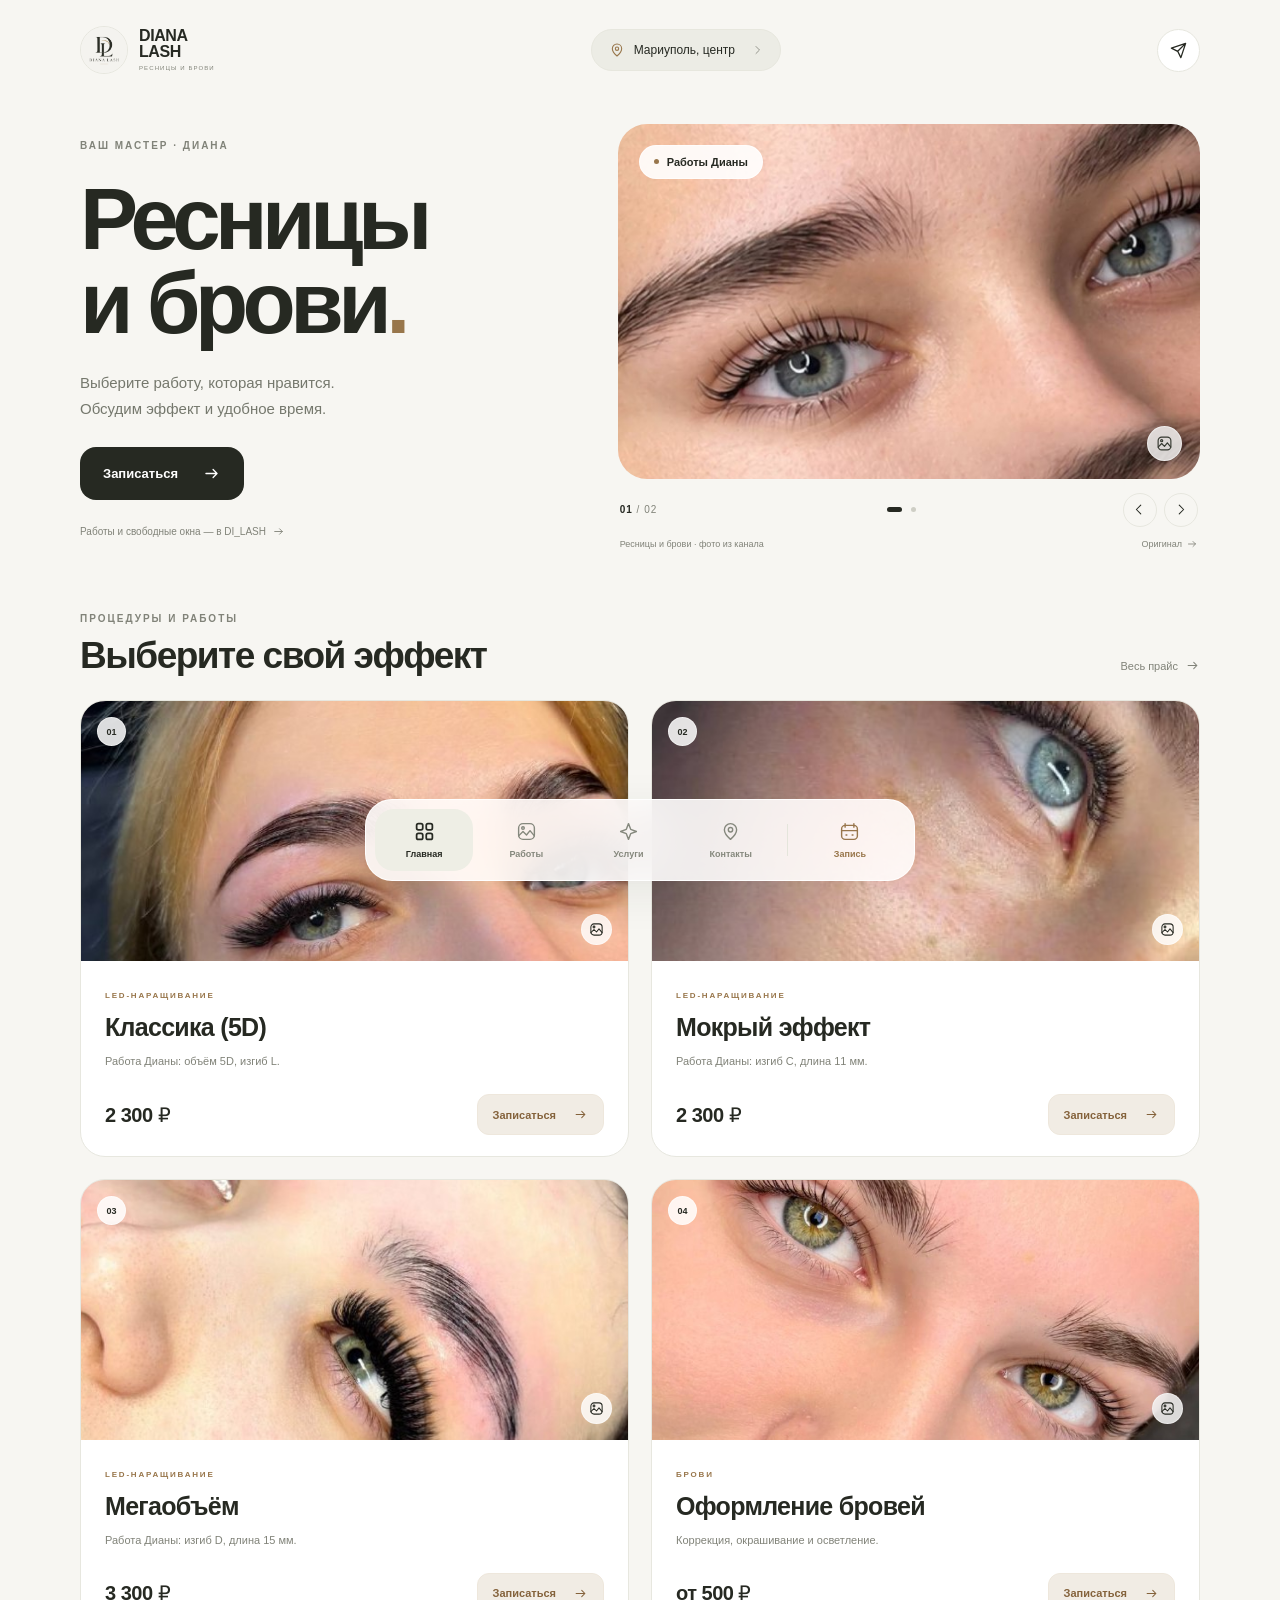
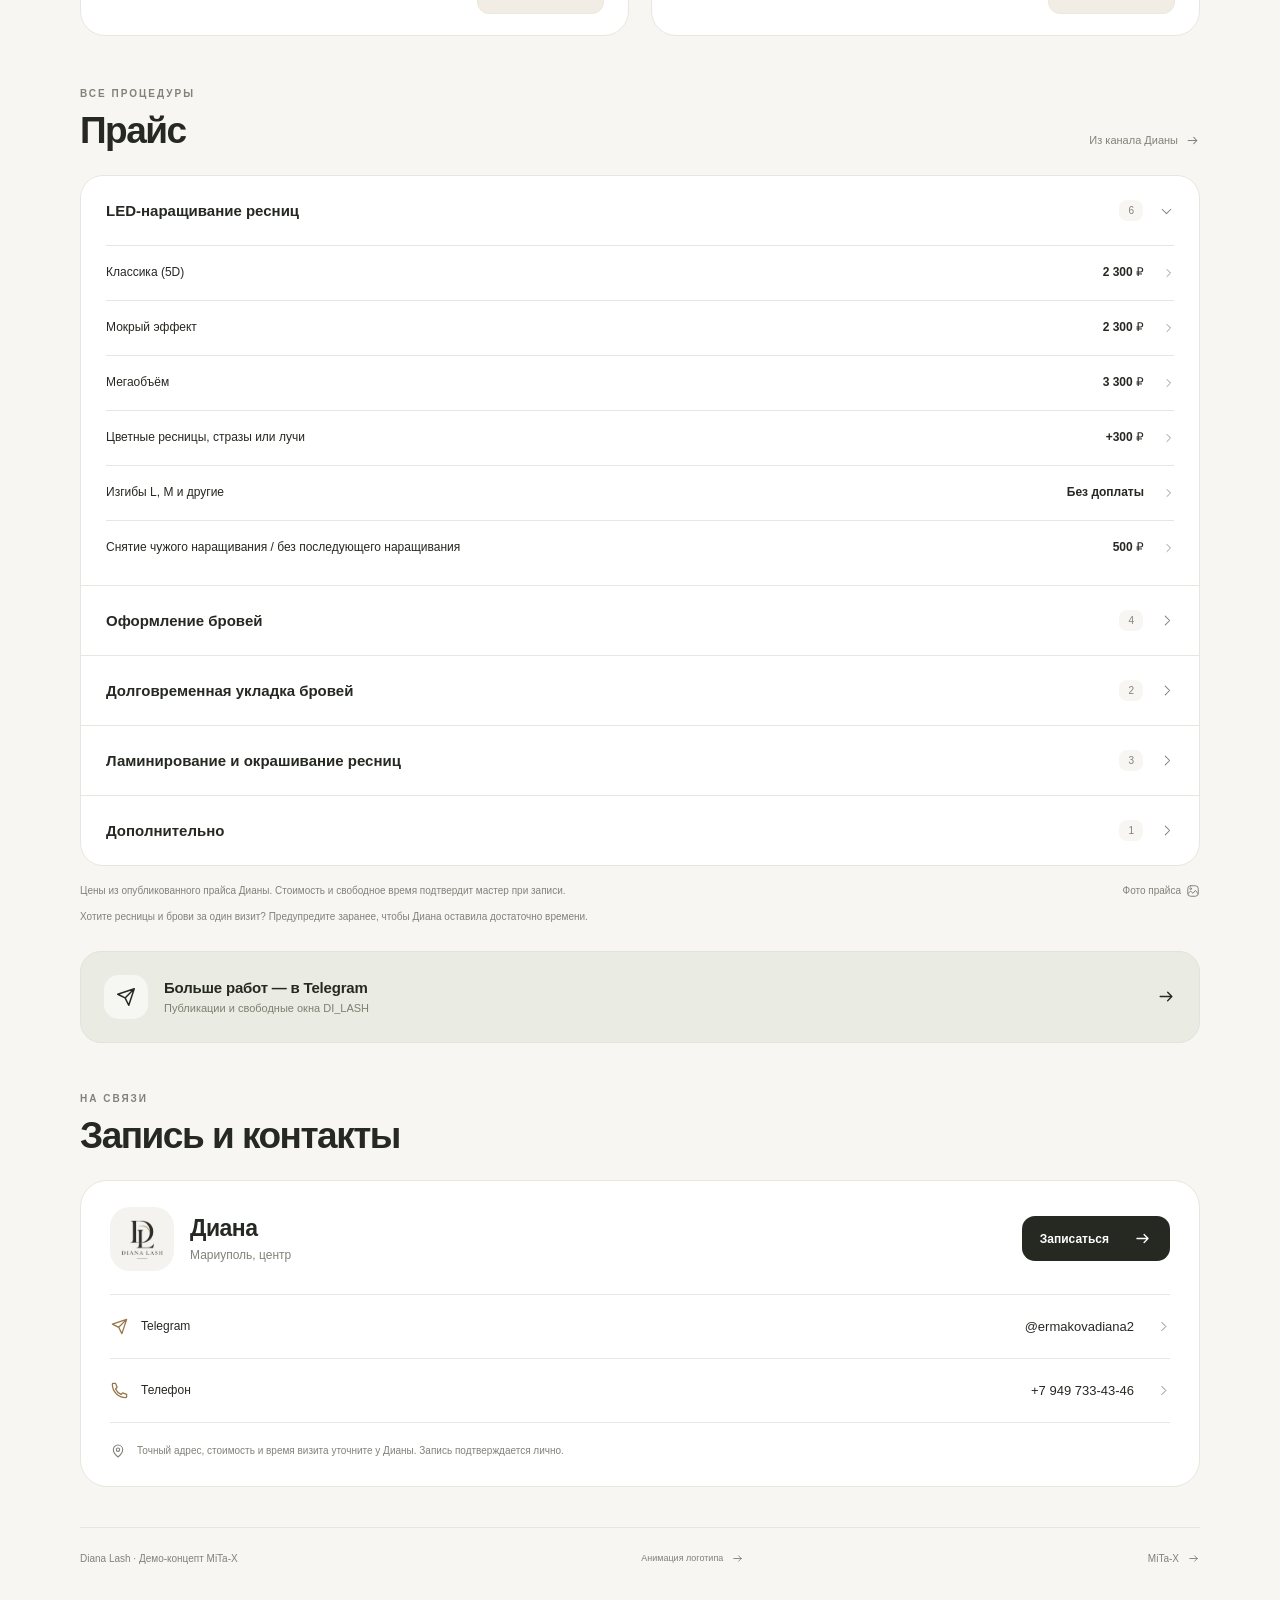
<file: index.html>
<!doctype html><html lang="ru"><head><meta charset="UTF-8"><meta name="viewport" content="width=device-width,initial-scale=1,viewport-fit=cover"><meta name="theme-color" content="#f7f6f2"><meta name="description" content="Диана — ресницы и брови в Мариуполе, центр. Фото работ из DI_LASH, услуги и запись в Telegram."><title>Diana Lash — ресницы и брови</title><link rel="icon" href="assets/avatar.png" type="image/png"><link rel="apple-touch-icon" href="assets/avatar.png"><link rel="stylesheet" href="style.css?v=logo-vector-2"><link rel="preload" as="image" href="assets/avatar.png"><script>try{if(!matchMedia('(prefers-reduced-motion: reduce)').matches){document.documentElement.classList.add('logo-intro');window.__logoIntroFallback=setTimeout(function(){document.documentElement.classList.remove('logo-intro');},8000);}}catch{}</script></head><body><div class="brand-preloader" id="brand-preloader" aria-hidden="true"><svg class="animated-logo" xmlns="http://www.w3.org/2000/svg" viewBox="180 220 900 830" fill="none" role="img" aria-labelledby="intro-logo-title">
<title id="intro-logo-title">Diana Lash</title>
<g class="logo-part logo-d" fill="#262922"><path fill-rule="evenodd" d="M398 272H582C746 272 848 348 848 487C848 626 765 697 620 697H389V695C437 692 450 673 450 625V340C450 295 434 279 398 274ZM510 279V689L585 692C710 697 779 623 779 491C779 353 705 279 581 279Z"/></g>
<g class="logo-part logo-l" fill="#262922"><path d="M526 448H663V450C632 453 621 466 621 503V695H568V503C568 466 559 454 526 450ZM568 703H621V790H705C793 790 837 765 860 703H862L842 800H512V798C559 793 568 769 568 724Z"/></g>
<g class="logo-part logo-arc" fill="#aa8b53"><path d="M534 391C615 353 690 359 735 399C767 428 777 465 776 514C765 447 730 409 686 389C631 368 578 377 534 391Z"/></g>
<g class="logo-part logo-name" fill="#262922"><path d="M292.8028896537416 897.796875Q292.8028896537416 884.076171875 284.7939352913327 876.99609375Q276.7849809289237 869.916015625 261.930088679175 869.916015625H252.41449933769903V926.41015625Q258.7582255653497 926.80078125 267.48084912836936 926.80078125Q280.4854878950532 926.80078125 286.64418877439743 919.720703125Q292.8028896537416 912.640625 292.8028896537416 897.796875ZM265.31340933392204 865.521484375Q284.9260962544087 865.521484375 294.3888212106543 873.6025390625Q303.8515461668999 881.68359375 303.8515461668999 897.89453125Q303.8515461668999 914.30078125 294.73243971465206 922.748046875Q285.6133332624042 931.1953125 267.48084912836936 931.1953125L242.21167298822755 931.0H233.1189987285949V928.412109375L242.21167298822755 927.09375V869.37890625L233.1189987285949 868.109375V865.521484375Z M346.49830301998605 927.09375 355.5909772796187 928.412109375V931.0H327.2556667961124V928.412109375L336.348341055745 927.09375V869.37890625L327.2556667961124 868.109375V865.521484375H355.5909772796187V868.109375L346.49830301998605 869.37890625Z M398.9249711407004 928.412109375V931.0H375.6117772540842V928.412109375L383.6471638091084 927.09375L407.80618785941135 864.984375H417.85042105319155L442.9610040376421 927.09375L451.9479495268139 928.412109375V931.0H421.9738431011645V928.412109375L431.4894324426405 927.09375L424.4584692069943 908.197265625H396.5460738053314L389.40938179922443 927.09375ZM410.29081396524117 872.015625 398.13200536224406 903.802734375H422.81967326485125Z M528.9565567796745 869.37890625 519.4409674381985 868.109375V865.521484375H543.5999914885015V868.109375L534.5073172288689 869.37890625V931.0H529.3794718615179L485.66062527595875 872.11328125V927.09375L495.17621461743477 928.412109375V931.0H471.0171905671318V928.412109375L480.1098648267644 927.09375V869.37890625L471.0171905671318 868.109375V865.521484375H492.4801309706832L528.9565567796745 914.0078125Z M585.6123757188227 928.412109375V931.0H562.2991818322065V928.412109375L570.3345683872307 927.09375L594.4935924375336 864.984375H604.5378256313138L629.6484086157644 927.09375L638.6353541049361 928.412109375V931.0H608.6612476792867V928.412109375L618.1768370207627 927.09375L611.1458737851166 908.197265625H583.2334783834536L576.0967863773467 927.09375ZM596.9782185433635 872.015625 584.8194099403663 903.802734375H609.5070778429736Z M730.1668652682985 868.109375 719.2239375256011 869.37890625V926.80078125H733.1801352264325Q744.4402492805125 926.80078125 749.7266878035547 925.82421875L753.0042796878408 912.201171875H756.4404647278184L755.4889057936707 931.0H699.9284369164969V928.412109375L709.0211111761296 927.09375V869.37890625L699.9284369164969 868.109375V865.521484375H730.1668652682985Z M802.4705422356516 928.412109375V931.0H779.1573483490354V928.412109375L787.1927349040595 927.09375L811.3517589543625 864.984375H821.3959921481427L846.5065751325933 927.09375L855.493520621765 928.412109375V931.0H825.5194141961156V928.412109375L835.0350035375916 927.09375L828.0040403019455 908.197265625H800.0916449002825L792.9549528941756 927.09375ZM813.8363850601924 872.015625 801.6775764571952 903.802734375H826.3652443598024Z M878.7919124805168 913.373046875H882.2280975204942L884.078351003559 922.2109375Q886.0343332570847 924.505859375 890.8185601204378 926.263671875Q895.602786983791 928.021484375 900.2548528840682 928.021484375Q907.6558668163273 928.021484375 911.8057210569154 924.5302734375Q915.9555752975036 921.0390625 915.9555752975036 914.88671875Q915.9555752975036 911.37109375 914.3432115479757 909.076171875Q912.7308477984478 906.78125 910.114060729542 905.1943359375Q907.497273660636 903.607421875 904.1668173911194 902.5087890625Q900.8363611216029 901.41015625 897.3208795037798 900.287109375Q893.8053978859567 899.1640625 890.4749416164401 897.796875Q887.1444853469235 896.4296875 884.5276982780176 894.330078125Q881.9109112091116 892.23046875 880.2985474595838 889.1298828125Q878.686183710056 886.029296875 878.686183710056 881.48828125Q878.686183710056 873.67578125 885.0299099377066 869.232421875Q891.3736361653573 864.7890625 902.6337502194372 864.7890625Q911.1977806267656 864.7890625 921.2420138205458 866.888671875V880.51171875H917.8058287805684L915.9555752975036 872.50390625Q910.5634080040005 868.890625 902.6337502194372 868.890625Q895.5499225985606 868.890625 891.5586615136638 871.5517578125Q887.5674004287669 874.212890625 887.5674004287669 878.900390625Q887.5674004287669 882.07421875 889.1797641782948 884.173828125Q890.7921279278227 886.2734375 893.4089149967285 887.7626953125Q896.0257020656344 889.251953125 899.3825905277663 890.326171875Q902.7394789898981 891.400390625 906.2549606077212 892.5478515625Q909.7704422255442 893.6953125 913.127330687676 895.1357421875Q916.4842191498078 896.576171875 919.1010062187138 898.7978515625Q921.7177932876197 901.01953125 923.3301570371475 904.2177734375Q924.9425207866753 907.416015625 924.9425207866753 912.103515625Q924.9425207866753 921.576171875 918.6516589442551 926.7763671875Q912.3607971018349 931.9765625 900.5191748102203 931.9765625Q894.8098212053347 931.9765625 889.0476032152187 931.048828125Q883.2853852251027 930.12109375 878.7919124805168 928.509765625Z M949.9325729728005 931.0V928.412109375L959.0252472324331 927.09375V869.37890625L949.9325729728005 868.109375V865.521484375H978.3207478415372V868.109375L969.2280735819046 869.37890625V895.111328125H1002.585500662301V869.37890625L993.4928264026685 868.109375V865.521484375H1021.8281368861748V868.109375L1012.7354626265421 869.37890625V927.09375L1021.8281368861748 928.412109375V931.0H993.4928264026685V928.412109375L1002.585500662301 927.09375V899.505859375H969.2280735819046V927.09375L978.3207478415372 928.412109375V931.0Z"/></g>
<path class="logo-rule" d="M525 1007H730" stroke="#aa8b53" stroke-width="4"/>
</svg></div><svg class="defs"><symbol id="arrow" viewBox="0 0 24 24"><path d="M5 12h14m-5-5 5 5-5 5"/></symbol><symbol id="spark" viewBox="0 0 24 24"><path d="m12 3 2.5 6.5L21 12l-6.5 2.5L12 21l-2.5-6.5L3 12l6.5-2.5L12 3Z"/></symbol><symbol id="calendar" viewBox="0 0 24 24"><rect x="3" y="5" width="18" height="16" rx="4"/><path d="M7 3v4m10-4v4M3 11h18m-13 5h1m6 0h1"/></symbol><symbol id="grid" viewBox="0 0 24 24"><rect x="3" y="3" width="7" height="7" rx="2"/><rect x="14" y="3" width="7" height="7" rx="2"/><rect x="3" y="14" width="7" height="7" rx="2"/><rect x="14" y="14" width="7" height="7" rx="2"/></symbol><symbol id="heart" viewBox="0 0 24 24"><path d="M20 5a5 5 0 0 0-8 1 5 5 0 0 0-8-1C-1 10 12 20 12 20S25 10 20 5Z"/></symbol><symbol id="moon" viewBox="0 0 24 24"><path d="M20 14A9 9 0 0 1 10 4a9 9 0 1 0 10 10Z"/></symbol><symbol id="search-icon" viewBox="0 0 24 24"><circle cx="10" cy="10" r="6"/><path d="m15 15 5 5"/></symbol><symbol id="pin" viewBox="0 0 24 24"><path d="M19 10c0 5-7 11-7 11S5 15 5 10a7 7 0 1 1 14 0Z"/><circle cx="12" cy="10" r="2.5"/></symbol><symbol id="scissors" viewBox="0 0 24 24"><circle cx="6" cy="6" r="3"/><circle cx="6" cy="18" r="3"/><path d="m8 8 13 13M8 16 21 3"/></symbol><symbol id="nail" viewBox="0 0 24 24"><rect x="7" y="3" width="10" height="18" rx="5"/><path d="M7 12h10M10 6h4"/></symbol><symbol id="eye" viewBox="0 0 24 24"><path d="M2 12s4-7 10-7 10 7 10 7-4 7-10 7S2 12 2 12Z"/><circle cx="12" cy="12" r="3"/></symbol><symbol id="close" viewBox="0 0 24 24"><path d="m6 6 12 12M6 18 18 6"/></symbol><symbol id="back" viewBox="0 0 24 24"><path d="m14 5-7 7 7 7"/></symbol><symbol id="forward" viewBox="0 0 24 24"><path d="m10 5 7 7-7 7"/></symbol><symbol id="send" viewBox="0 0 24 24"><path d="m21 3-6 18-4-8-8-4 18-6Zm0 0L11 13"/></symbol><symbol id="photo" viewBox="0 0 24 24"><rect x="3" y="3" width="18" height="18" rx="5"/><circle cx="8" cy="8" r="1.5"/><path d="m3 17 5-5 4 4 4-5 5 6"/></symbol><symbol id="copy" viewBox="0 0 24 24"><rect x="8" y="8" width="12" height="13" rx="3"/><path d="M15 8V6a3 3 0 0 0-3-3H6a3 3 0 0 0-3 3v6a3 3 0 0 0 3 3h2"/></symbol><symbol id="phone" viewBox="0 0 24 24"><path d="M7 3H4a1 1 0 0 0-1 1c0 9.4 7.6 17 17 17a1 1 0 0 0 1-1v-3l-5-2-2 2a15 15 0 0 1-7-7l2-2-2-5Z"/></symbol></svg>
<header class="header"><a class="brand" href="#home"><img class="brand-avatar" src="assets/avatar.png" alt="Логотип Diana Lash"><span>DIANA<br>LASH<span class="brand-sub">РЕСНИЦЫ И БРОВИ</span></span></a><a class="header-address" href="#contact"><svg aria-hidden="true"><use href="#pin"/></svg><span>Мариуполь, центр</span><svg aria-hidden="true"><use href="#forward"/></svg></a><a class="icon-button header-chat" href="https://t.me/ermakovadiana2" target="_blank" rel="noopener" aria-label="Написать Диане в Telegram"><svg aria-hidden="true"><use href="#send"/></svg></a></header>
<main id="home"><section class="hero"><div class="hero-copy"><span class="eyebrow">ВАШ МАСТЕР · ДИАНА</span><h1>Ресницы<br>и брови<span>.</span></h1><p>Выберите работу, которая нравится.<br>Обсудим эффект и удобное время.</p><button class="button" data-book>Записаться <svg aria-hidden="true"><use href="#arrow"/></svg></button><a class="hero-caption" href="https://t.me/dianna_lash" target="_blank" rel="noopener">Работы и свободные окна — в DI_LASH <svg aria-hidden="true"><use href="#arrow"/></svg></a></div>
<section class="work-carousel" id="works" aria-label="Фотографии работ Дианы" aria-roledescription="карусель"><div class="carousel-track" id="carousel-track" tabindex="0" aria-label="Работы мастера. Листайте влево и вправо"><div class="carousel-slide" role="group" aria-roledescription="слайд" aria-label="Работа 1 из 2"><button class="work-photo" data-index="0" data-image="assets/diana-916-1.jpg" data-post="916" data-title="Ресницы и брови — работа 1" aria-label="Рассмотреть работу 1 в полном размере"><img src="assets/diana-916-1.jpg" alt="Детали работы Дианы: крупный план ресниц и бровей" fetchpriority="high"><span class="expand-icon"><svg aria-hidden="true"><use href="#photo"/></svg></span></button></div><div class="carousel-slide" role="group" aria-roledescription="слайд" aria-label="Работа 2 из 2"><button class="work-photo" data-index="1" data-image="assets/diana-895-1.jpg" data-post="895" data-title="Ресницы и брови — работа 2" aria-label="Рассмотреть работу 2 в полном размере"><img src="assets/diana-895-1.jpg" alt="Детали работы Дианы: крупный план ресниц и бровей" loading="lazy"><span class="expand-icon"><svg aria-hidden="true"><use href="#photo"/></svg></span></button></div></div><div class="carousel-label"><span class="tiny-dot"></span>Работы Дианы</div><div class="carousel-controls"><div class="carousel-counter" aria-live="polite" aria-atomic="true"><span id="slide-number">01</span><span> / 02</span></div><div class="carousel-dots" role="group" aria-label="Выбор фотографии"><button class="dot active" data-slide="0" aria-label="Показать работу 1" aria-pressed="true"></button><button class="dot" data-slide="1" aria-label="Показать работу 2" aria-pressed="false"></button></div><div class="carousel-arrows"><button class="icon-button" id="slide-prev" aria-label="Предыдущая работа"><svg aria-hidden="true"><use href="#back"/></svg></button><button class="icon-button" id="slide-next" aria-label="Следующая работа"><svg aria-hidden="true"><use href="#forward"/></svg></button></div></div><div class="carousel-caption"><span>Ресницы и брови · фото из канала</span><a id="slide-source" href="https://t.me/dianna_lash/916" target="_blank" rel="noopener">Оригинал <svg aria-hidden="true"><use href="#arrow"/></svg></a></div></section></section>
<section class="services-section" id="services"><div class="section-heading"><div><span class="eyebrow">ПРОЦЕДУРЫ И РАБОТЫ</span><h2>Выберите свой эффект</h2></div><a class="catalog-price-link" href="#price">Весь прайс <svg aria-hidden="true"><use href="#arrow"/></svg></a></div><div class="procedure-grid"><article class="procedure-card"><a class="procedure-image crop-class" href="https://t.me/dianna_lash/763" target="_blank" rel="noopener" aria-label="Посмотреть оригинал работы: Классика (5D)"><img src="assets/work-class-0.jpg" alt="Классика (5D) — работа Дианы" loading="lazy"><span class="procedure-number">01</span><span class="procedure-photo-link"><svg aria-hidden="true"><use href="#photo"/></svg></span></a><div class="procedure-info"><span class="procedure-category">LED-НАРАЩИВАНИЕ</span><h3>Классика (5D)</h3><p>Работа Дианы: объём 5D, изгиб L.</p><div class="procedure-bottom"><strong>2 300 ₽</strong><button class="procedure-book" data-service="Классика (5D)">Записаться <svg aria-hidden="true"><use href="#arrow"/></svg></button></div></div></article><article class="procedure-card"><a class="procedure-image crop-wet" href="https://t.me/dianna_lash/778" target="_blank" rel="noopener" aria-label="Посмотреть оригинал работы: Мокрый эффект"><img src="assets/work-wet-0.jpg" alt="Мокрый эффект — работа Дианы" loading="lazy"><span class="procedure-number">02</span><span class="procedure-photo-link"><svg aria-hidden="true"><use href="#photo"/></svg></span></a><div class="procedure-info"><span class="procedure-category">LED-НАРАЩИВАНИЕ</span><h3>Мокрый эффект</h3><p>Работа Дианы: изгиб C, длина 11 мм.</p><div class="procedure-bottom"><strong>2 300 ₽</strong><button class="procedure-book" data-service="Мокрый эффект">Записаться <svg aria-hidden="true"><use href="#arrow"/></svg></button></div></div></article><article class="procedure-card"><a class="procedure-image crop-mega" href="https://t.me/dianna_lash/784" target="_blank" rel="noopener" aria-label="Посмотреть оригинал работы: Мегаобъём"><img src="assets/work-mega-0.jpg" alt="Мегаобъём — работа Дианы" loading="lazy"><span class="procedure-number">03</span><span class="procedure-photo-link"><svg aria-hidden="true"><use href="#photo"/></svg></span></a><div class="procedure-info"><span class="procedure-category">LED-НАРАЩИВАНИЕ</span><h3>Мегаобъём</h3><p>Работа Дианы: изгиб D, длина 15 мм.</p><div class="procedure-bottom"><strong>3 300 ₽</strong><button class="procedure-book" data-service="Мегаобъём">Записаться <svg aria-hidden="true"><use href="#arrow"/></svg></button></div></div></article><article class="procedure-card"><a class="procedure-image crop-brows" href="https://t.me/dianna_lash/895" target="_blank" rel="noopener" aria-label="Посмотреть оригинал работы: Оформление бровей"><img src="assets/diana-895-1.jpg" alt="Оформление бровей — работа Дианы" loading="lazy"><span class="procedure-number">04</span><span class="procedure-photo-link"><svg aria-hidden="true"><use href="#photo"/></svg></span></a><div class="procedure-info"><span class="procedure-category">БРОВИ</span><h3>Оформление бровей</h3><p>Коррекция, окрашивание и осветление.</p><div class="procedure-bottom"><strong>от 500 ₽</strong><button class="procedure-book" data-service="Коррекция бровей (воск, пинцет)">Записаться <svg aria-hidden="true"><use href="#arrow"/></svg></button></div></div></article></div><div class="price-heading" id="price"><div><span class="eyebrow">ВСЕ ПРОЦЕДУРЫ</span><h2>Прайс</h2></div><a class="catalog-price-link" href="https://t.me/dianna_lash/812" target="_blank" rel="noopener">Из канала Дианы <svg aria-hidden="true"><use href="#arrow"/></svg></a></div><div class="price-groups"><details class="price-group" open><summary><span class="price-group-title">LED-наращивание ресниц</span><span class="price-group-count">6</span><svg aria-hidden="true"><use href="#forward"/></svg></summary><div class="price-rows"><button class="price-row" data-service="Классика (5D)"><span>Классика (5D)</span><strong>2 300 ₽</strong><svg aria-hidden="true"><use href="#forward"/></svg></button><button class="price-row" data-service="Мокрый эффект"><span>Мокрый эффект</span><strong>2 300 ₽</strong><svg aria-hidden="true"><use href="#forward"/></svg></button><button class="price-row" data-service="Мегаобъём"><span>Мегаобъём</span><strong>3 300 ₽</strong><svg aria-hidden="true"><use href="#forward"/></svg></button><button class="price-row" data-service="Цветные ресницы, стразы или лучи"><span>Цветные ресницы, стразы или лучи</span><strong>+300 ₽</strong><svg aria-hidden="true"><use href="#forward"/></svg></button><button class="price-row" data-service="Изгибы L, M и другие"><span>Изгибы L, M и другие</span><strong>Без доплаты</strong><svg aria-hidden="true"><use href="#forward"/></svg></button><button class="price-row" data-service="Снятие чужого наращивания / без последующего наращивания"><span>Снятие чужого наращивания / без последующего наращивания</span><strong>500 ₽</strong><svg aria-hidden="true"><use href="#forward"/></svg></button></div></details><details class="price-group"><summary><span class="price-group-title">Оформление бровей</span><span class="price-group-count">4</span><svg aria-hidden="true"><use href="#forward"/></svg></summary><div class="price-rows"><button class="price-row" data-service="Коррекция бровей (воск, пинцет)"><span>Коррекция бровей (воск, пинцет)</span><strong>500 ₽</strong><svg aria-hidden="true"><use href="#forward"/></svg></button><button class="price-row" data-service="Окрашивание бровей без коррекции"><span>Окрашивание бровей без коррекции</span><strong>600 ₽</strong><svg aria-hidden="true"><use href="#forward"/></svg></button><button class="price-row" data-service="Коррекция и окрашивание бровей"><span>Коррекция и окрашивание бровей</span><strong>1 000 ₽</strong><svg aria-hidden="true"><use href="#forward"/></svg></button><button class="price-row" data-service="Осветление бровей"><span>Осветление бровей</span><strong>1 000 ₽</strong><svg aria-hidden="true"><use href="#forward"/></svg></button></div></details><details class="price-group"><summary><span class="price-group-title">Долговременная укладка бровей</span><span class="price-group-count">2</span><svg aria-hidden="true"><use href="#forward"/></svg></summary><div class="price-rows"><button class="price-row" data-service="ДУ бровей без окрашивания"><span>ДУ бровей без окрашивания</span><strong>1 700 ₽</strong><svg aria-hidden="true"><use href="#forward"/></svg></button><button class="price-row" data-service="ДУ бровей, окрашивание и коррекция"><span>ДУ бровей, окрашивание и коррекция</span><strong>2 000 ₽</strong><svg aria-hidden="true"><use href="#forward"/></svg></button></div></details><details class="price-group"><summary><span class="price-group-title">Ламинирование и окрашивание ресниц</span><span class="price-group-count">3</span><svg aria-hidden="true"><use href="#forward"/></svg></summary><div class="price-rows"><button class="price-row" data-service="Ламинирование ресниц с окрашиванием или без"><span>Ламинирование ресниц с окрашиванием или без</span><strong>1 500 ₽</strong><svg aria-hidden="true"><use href="#forward"/></svg></button><button class="price-row" data-service="Окрашивание ресниц"><span>Окрашивание ресниц</span><strong>500 ₽</strong><svg aria-hidden="true"><use href="#forward"/></svg></button><button class="price-row" data-service="Окрашивание нижних ресниц"><span>Окрашивание нижних ресниц</span><strong>200 ₽</strong><svg aria-hidden="true"><use href="#forward"/></svg></button></div></details><details class="price-group"><summary><span class="price-group-title">Дополнительно</span><span class="price-group-count">1</span><svg aria-hidden="true"><use href="#forward"/></svg></summary><div class="price-rows"><button class="price-row" data-service="Удаление пушка над верхней губой"><span>Удаление пушка над верхней губой</span><strong>300 ₽</strong><svg aria-hidden="true"><use href="#forward"/></svg></button></div></details></div><div class="price-note"><p>Цены из опубликованного прайса Дианы. Стоимость и свободное время подтвердит мастер при записи.</p><a href="assets/pricelist.jpg" target="_blank" rel="noopener">Фото прайса <svg aria-hidden="true"><use href="#photo"/></svg></a></div><p class="section-note">Хотите ресницы и брови за один визит? Предупредите заранее, чтобы Диана оставила достаточно времени.</p></section>
<a class="telegram-strip" href="https://t.me/dianna_lash" target="_blank" rel="noopener"><span class="telegram-icon"><svg aria-hidden="true"><use href="#send"/></svg></span><span><strong>Больше работ — в Telegram</strong><small>Публикации и свободные окна DI_LASH</small></span><svg aria-hidden="true"><use href="#arrow"/></svg></a>
<section class="contact-section" id="contact"><div class="section-heading"><div><span class="eyebrow">НА СВЯЗИ</span><h2>Запись и контакты</h2></div></div><div class="contact-card"><div class="contact-profile"><img src="assets/avatar.png" alt="Diana Lash" width="64" height="64"><div><h3>Диана</h3><p>Мариуполь, центр</p></div><button class="button" data-book>Записаться <svg aria-hidden="true"><use href="#arrow"/></svg></button></div><a class="contact-row" href="https://t.me/ermakovadiana2" target="_blank" rel="noopener"><svg aria-hidden="true"><use href="#send"/></svg><span>Telegram</span><strong>@ermakovadiana2</strong><svg aria-hidden="true"><use href="#forward"/></svg></a><a class="contact-row" href="tel:+79497334346"><svg aria-hidden="true"><use href="#phone"/></svg><span>Телефон</span><strong>+7 949 733-43-46</strong><svg aria-hidden="true"><use href="#forward"/></svg></a><div class="contact-note"><svg aria-hidden="true"><use href="#pin"/></svg><p>Точный адрес, стоимость и время визита уточните у Дианы. Запись подтверждается лично.</p></div></div></section>
<footer><span>Diana Lash · Демо-концепт MiTa-X</span><a href="logo.html" class="logo-preview-link">Анимация логотипа <svg aria-hidden="true"><use href="#arrow"/></svg></a><a href="https://t.me/mitaxspace" target="_blank" rel="noopener">MiTa-X <svg aria-hidden="true"><use href="#arrow"/></svg></a></footer></main>
<nav class="bottom-nav" aria-label="Разделы сайта"><a class="nav-item active" href="#home" aria-current="location"><svg aria-hidden="true"><use href="#grid"/></svg><span>Главная</span></a><a class="nav-item" href="#works"><svg aria-hidden="true"><use href="#photo"/></svg><span>Работы</span></a><a class="nav-item" href="#services"><svg aria-hidden="true"><use href="#spark"/></svg><span>Услуги</span></a><a class="nav-item" href="#contact"><svg aria-hidden="true"><use href="#pin"/></svg><span>Контакты</span></a><span class="nav-separator" aria-hidden="true"></span><button class="nav-item nav-book" data-book><svg aria-hidden="true"><use href="#calendar"/></svg><span>Запись</span></button></nav>
<dialog id="booking" aria-labelledby="booking-title"><div class="modal-head"><span class="eyebrow">DIANA LASH</span><button class="icon-button close" aria-label="Закрыть"><svg aria-hidden="true"><use href="#close"/></svg></button></div><h2 id="booking-title">Запись к Диане</h2><p class="modal-description">Выберите услугу и удобную дату. Сообщение откроется в Telegram — отправьте его мастеру.</p><form id="booking-form"><label>Услуга<select id="service-select"><optgroup label="LED-наращивание ресниц"><option value="Классика (5D)">Классика (5D) — 2 300 ₽</option><option value="Мокрый эффект">Мокрый эффект — 2 300 ₽</option><option value="Мегаобъём">Мегаобъём — 3 300 ₽</option><option value="Цветные ресницы, стразы или лучи">Цветные ресницы, стразы или лучи — +300 ₽</option><option value="Изгибы L, M и другие">Изгибы L, M и другие — Без доплаты</option><option value="Снятие чужого наращивания / без последующего наращивания">Снятие чужого наращивания / без последующего наращивания — 500 ₽</option></optgroup><optgroup label="Оформление бровей"><option value="Коррекция бровей (воск, пинцет)">Коррекция бровей (воск, пинцет) — 500 ₽</option><option value="Окрашивание бровей без коррекции">Окрашивание бровей без коррекции — 600 ₽</option><option value="Коррекция и окрашивание бровей">Коррекция и окрашивание бровей — 1 000 ₽</option><option value="Осветление бровей">Осветление бровей — 1 000 ₽</option></optgroup><optgroup label="Долговременная укладка бровей"><option value="ДУ бровей без окрашивания">ДУ бровей без окрашивания — 1 700 ₽</option><option value="ДУ бровей, окрашивание и коррекция">ДУ бровей, окрашивание и коррекция — 2 000 ₽</option></optgroup><optgroup label="Ламинирование и окрашивание ресниц"><option value="Ламинирование ресниц с окрашиванием или без">Ламинирование ресниц с окрашиванием или без — 1 500 ₽</option><option value="Окрашивание ресниц">Окрашивание ресниц — 500 ₽</option><option value="Окрашивание нижних ресниц">Окрашивание нижних ресниц — 200 ₽</option></optgroup><optgroup label="Дополнительно"><option value="Удаление пушка над верхней губой">Удаление пушка над верхней губой — 300 ₽</option></optgroup><option>Ресницы и брови</option><option>Помогите выбрать услугу</option></select></label><div class="form-grid"><label>Ваше имя<input id="client-name" autocomplete="given-name" placeholder="Как к вам обращаться" maxlength="80"></label><label>Желаемая дата<input id="date" type="date"></label></div><label>Пожелания<textarea id="wishes" rows="2" placeholder="Эффект, удобное время или вопрос" maxlength="1000"></textarea></label><div class="message-preview"><span class="eyebrow">ТЕКСТ ЗАЯВКИ</span><p id="message"></p></div><a class="button full" id="telegram-send" href="https://t.me/ermakovadiana2" target="_blank" rel="noopener">Открыть Telegram <svg aria-hidden="true"><use href="#send"/></svg></a><button type="submit" class="copy-button"><svg aria-hidden="true"><use href="#copy"/></svg> Скопировать текст</button><p id="status" role="status"></p><p class="form-note">Время, стоимость и условия предоплаты подтвердит Диана в переписке.</p></form></dialog>
<dialog id="lightbox" aria-labelledby="lightbox-title"><div class="lightbox-head"><span id="lightbox-title">Работа Дианы</span><button class="icon-button close" aria-label="Закрыть фотографию"><svg aria-hidden="true"><use href="#close"/></svg></button></div><div class="lightbox-image"><img id="full-photo" alt=""><button class="image-prev icon-button" aria-label="Предыдущая фотография"><svg aria-hidden="true"><use href="#back"/></svg></button><button class="image-next icon-button" aria-label="Следующая фотография"><svg aria-hidden="true"><use href="#forward"/></svg></button></div><div class="lightbox-foot"><span id="photo-count"></span><a id="photo-source" target="_blank" rel="noopener">Оригинал в канале <svg aria-hidden="true"><use href="#arrow"/></svg></a><button class="button" id="book-photo">Хочу такой эффект <svg aria-hidden="true"><use href="#arrow"/></svg></button></div></dialog><script src="preloader.js?v=logo-vector-2"></script><script src="app.js"></script></body></html>
</file>
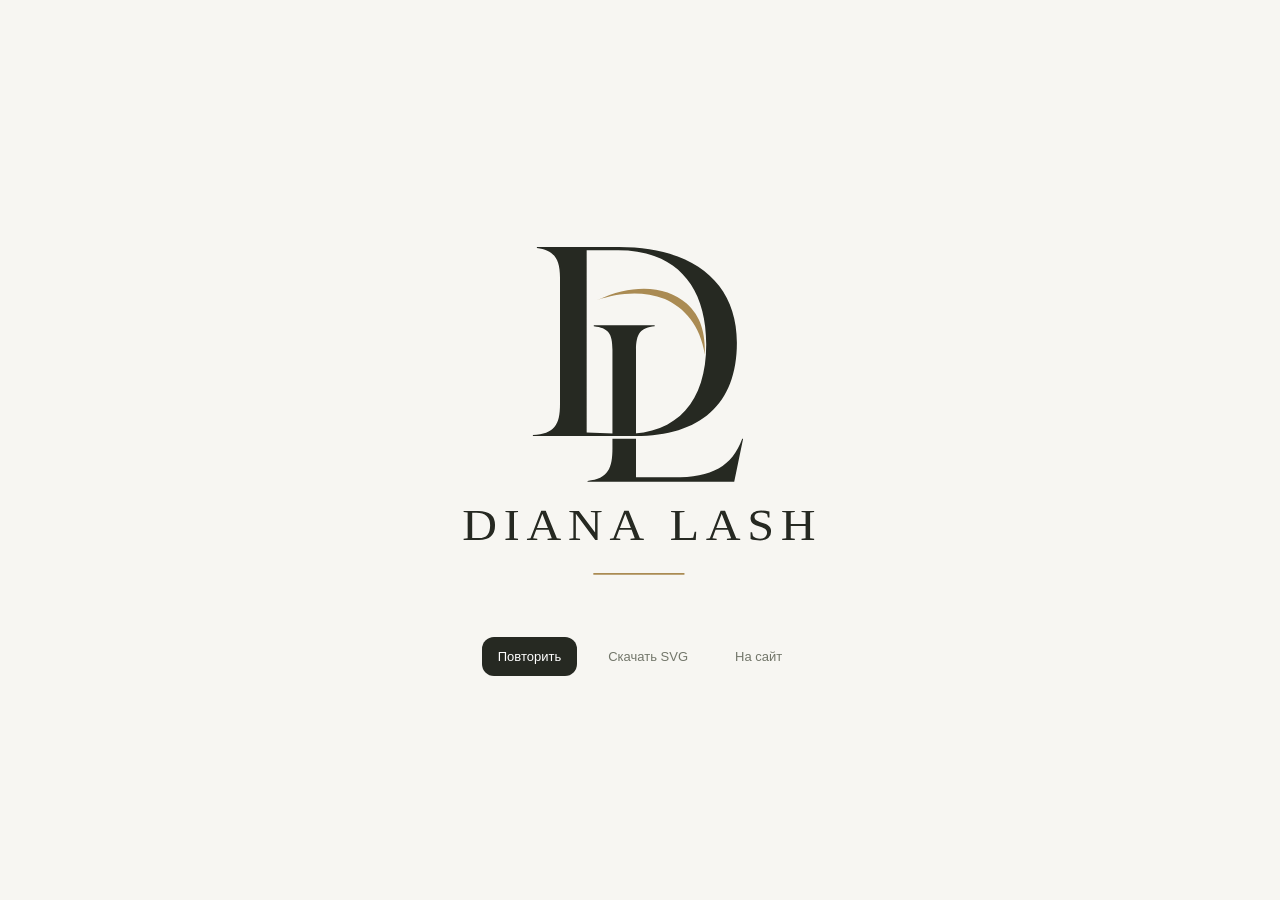
<file: logo.html>
<!doctype html><html lang="ru"><head><meta charset="utf-8"><meta name="viewport" content="width=device-width,initial-scale=1"><meta name="theme-color" content="#f7f6f2"><title>Diana Lash — анимация логотипа</title><link rel="icon" href="assets/avatar.png"><style>body{margin:0;background:#f7f6f2;color:#262922;font:13px -apple-system,BlinkMacSystemFont,Segoe UI,sans-serif;min-height:100dvh;display:grid;place-items:center}main{text-align:center;padding:30px;width:min(400px,calc(100% - 60px))}svg{width:100%;height:auto;display:block;margin-bottom:45px}nav{display:flex;align-items:center;justify-content:center;gap:15px;flex-wrap:wrap}button,a{font:inherit;border-radius:12px;padding:12px 16px;text-decoration:none;cursor:pointer}button{background:#262922;color:white;border:0}a{color:#72766a}button:focus-visible,a:focus-visible{outline:2px solid #98764b;outline-offset:4px}svg{stroke:none}.logo-part{transform-box:fill-box;transform-origin:center;opacity:1}.logo-d{animation:logo-d-in 1.15s cubic-bezier(.2,.75,.2,1) .12s both}.logo-l{animation:logo-l-in 1.2s cubic-bezier(.2,.75,.2,1) .4s both}.logo-arc{animation:logo-arc-in 1.05s cubic-bezier(.2,.75,.2,1) .9s both}.logo-name{animation:logo-name-in .9s ease 1.5s both}.logo-rule{stroke-dasharray:205;stroke-dashoffset:205;animation:logo-rule-in .95s ease 1.9s both}@keyframes logo-d-in{from{opacity:0;transform:translateX(-22px)}to{opacity:1;transform:translateX(0)}}@keyframes logo-l-in{from{opacity:0;transform:translateY(27px)}to{opacity:1;transform:translateY(0)}}@keyframes logo-arc-in{from{opacity:0;transform:scaleX(.65)}to{opacity:1;transform:scaleX(1)}}@keyframes logo-name-in{from{opacity:0;transform:translateY(12px)}to{opacity:1;transform:translateY(0)}}@keyframes logo-rule-in{to{stroke-dashoffset:0}}@media(prefers-reduced-motion:reduce){.logo-part{opacity:1;animation:none;transform:none}.logo-rule{animation:none;stroke-dashoffset:0}}</style></head><body><main><div id="logo-stage"><svg class="animated-logo" xmlns="http://www.w3.org/2000/svg" viewBox="180 220 900 830" fill="none" role="img" aria-labelledby="intro-logo-title">
<title id="intro-logo-title">Diana Lash</title>
<g class="logo-part logo-d" fill="#262922"><path fill-rule="evenodd" d="M398 272H582C746 272 848 348 848 487C848 626 765 697 620 697H389V695C437 692 450 673 450 625V340C450 295 434 279 398 274ZM510 279V689L585 692C710 697 779 623 779 491C779 353 705 279 581 279Z"/></g>
<g class="logo-part logo-l" fill="#262922"><path d="M526 448H663V450C632 453 621 466 621 503V695H568V503C568 466 559 454 526 450ZM568 703H621V790H705C793 790 837 765 860 703H862L842 800H512V798C559 793 568 769 568 724Z"/></g>
<g class="logo-part logo-arc" fill="#aa8b53"><path d="M534 391C615 353 690 359 735 399C767 428 777 465 776 514C765 447 730 409 686 389C631 368 578 377 534 391Z"/></g>
<g class="logo-part logo-name" fill="#262922"><path d="M292.8028896537416 897.796875Q292.8028896537416 884.076171875 284.7939352913327 876.99609375Q276.7849809289237 869.916015625 261.930088679175 869.916015625H252.41449933769903V926.41015625Q258.7582255653497 926.80078125 267.48084912836936 926.80078125Q280.4854878950532 926.80078125 286.64418877439743 919.720703125Q292.8028896537416 912.640625 292.8028896537416 897.796875ZM265.31340933392204 865.521484375Q284.9260962544087 865.521484375 294.3888212106543 873.6025390625Q303.8515461668999 881.68359375 303.8515461668999 897.89453125Q303.8515461668999 914.30078125 294.73243971465206 922.748046875Q285.6133332624042 931.1953125 267.48084912836936 931.1953125L242.21167298822755 931.0H233.1189987285949V928.412109375L242.21167298822755 927.09375V869.37890625L233.1189987285949 868.109375V865.521484375Z M346.49830301998605 927.09375 355.5909772796187 928.412109375V931.0H327.2556667961124V928.412109375L336.348341055745 927.09375V869.37890625L327.2556667961124 868.109375V865.521484375H355.5909772796187V868.109375L346.49830301998605 869.37890625Z M398.9249711407004 928.412109375V931.0H375.6117772540842V928.412109375L383.6471638091084 927.09375L407.80618785941135 864.984375H417.85042105319155L442.9610040376421 927.09375L451.9479495268139 928.412109375V931.0H421.9738431011645V928.412109375L431.4894324426405 927.09375L424.4584692069943 908.197265625H396.5460738053314L389.40938179922443 927.09375ZM410.29081396524117 872.015625 398.13200536224406 903.802734375H422.81967326485125Z M528.9565567796745 869.37890625 519.4409674381985 868.109375V865.521484375H543.5999914885015V868.109375L534.5073172288689 869.37890625V931.0H529.3794718615179L485.66062527595875 872.11328125V927.09375L495.17621461743477 928.412109375V931.0H471.0171905671318V928.412109375L480.1098648267644 927.09375V869.37890625L471.0171905671318 868.109375V865.521484375H492.4801309706832L528.9565567796745 914.0078125Z M585.6123757188227 928.412109375V931.0H562.2991818322065V928.412109375L570.3345683872307 927.09375L594.4935924375336 864.984375H604.5378256313138L629.6484086157644 927.09375L638.6353541049361 928.412109375V931.0H608.6612476792867V928.412109375L618.1768370207627 927.09375L611.1458737851166 908.197265625H583.2334783834536L576.0967863773467 927.09375ZM596.9782185433635 872.015625 584.8194099403663 903.802734375H609.5070778429736Z M730.1668652682985 868.109375 719.2239375256011 869.37890625V926.80078125H733.1801352264325Q744.4402492805125 926.80078125 749.7266878035547 925.82421875L753.0042796878408 912.201171875H756.4404647278184L755.4889057936707 931.0H699.9284369164969V928.412109375L709.0211111761296 927.09375V869.37890625L699.9284369164969 868.109375V865.521484375H730.1668652682985Z M802.4705422356516 928.412109375V931.0H779.1573483490354V928.412109375L787.1927349040595 927.09375L811.3517589543625 864.984375H821.3959921481427L846.5065751325933 927.09375L855.493520621765 928.412109375V931.0H825.5194141961156V928.412109375L835.0350035375916 927.09375L828.0040403019455 908.197265625H800.0916449002825L792.9549528941756 927.09375ZM813.8363850601924 872.015625 801.6775764571952 903.802734375H826.3652443598024Z M878.7919124805168 913.373046875H882.2280975204942L884.078351003559 922.2109375Q886.0343332570847 924.505859375 890.8185601204378 926.263671875Q895.602786983791 928.021484375 900.2548528840682 928.021484375Q907.6558668163273 928.021484375 911.8057210569154 924.5302734375Q915.9555752975036 921.0390625 915.9555752975036 914.88671875Q915.9555752975036 911.37109375 914.3432115479757 909.076171875Q912.7308477984478 906.78125 910.114060729542 905.1943359375Q907.497273660636 903.607421875 904.1668173911194 902.5087890625Q900.8363611216029 901.41015625 897.3208795037798 900.287109375Q893.8053978859567 899.1640625 890.4749416164401 897.796875Q887.1444853469235 896.4296875 884.5276982780176 894.330078125Q881.9109112091116 892.23046875 880.2985474595838 889.1298828125Q878.686183710056 886.029296875 878.686183710056 881.48828125Q878.686183710056 873.67578125 885.0299099377066 869.232421875Q891.3736361653573 864.7890625 902.6337502194372 864.7890625Q911.1977806267656 864.7890625 921.2420138205458 866.888671875V880.51171875H917.8058287805684L915.9555752975036 872.50390625Q910.5634080040005 868.890625 902.6337502194372 868.890625Q895.5499225985606 868.890625 891.5586615136638 871.5517578125Q887.5674004287669 874.212890625 887.5674004287669 878.900390625Q887.5674004287669 882.07421875 889.1797641782948 884.173828125Q890.7921279278227 886.2734375 893.4089149967285 887.7626953125Q896.0257020656344 889.251953125 899.3825905277663 890.326171875Q902.7394789898981 891.400390625 906.2549606077212 892.5478515625Q909.7704422255442 893.6953125 913.127330687676 895.1357421875Q916.4842191498078 896.576171875 919.1010062187138 898.7978515625Q921.7177932876197 901.01953125 923.3301570371475 904.2177734375Q924.9425207866753 907.416015625 924.9425207866753 912.103515625Q924.9425207866753 921.576171875 918.6516589442551 926.7763671875Q912.3607971018349 931.9765625 900.5191748102203 931.9765625Q894.8098212053347 931.9765625 889.0476032152187 931.048828125Q883.2853852251027 930.12109375 878.7919124805168 928.509765625Z M949.9325729728005 931.0V928.412109375L959.0252472324331 927.09375V869.37890625L949.9325729728005 868.109375V865.521484375H978.3207478415372V868.109375L969.2280735819046 869.37890625V895.111328125H1002.585500662301V869.37890625L993.4928264026685 868.109375V865.521484375H1021.8281368861748V868.109375L1012.7354626265421 869.37890625V927.09375L1021.8281368861748 928.412109375V931.0H993.4928264026685V928.412109375L1002.585500662301 927.09375V899.505859375H969.2280735819046V927.09375L978.3207478415372 928.412109375V931.0Z"/></g>
<path class="logo-rule" d="M525 1007H730" stroke="#aa8b53" stroke-width="4"/>
</svg></div><nav><button id="replay" type="button">Повторить</button><a href="assets/logo-animated.svg" download>Скачать SVG</a><a href="./">На сайт</a></nav></main><script>const stage=document.getElementById('logo-stage');document.getElementById('replay').onclick=()=>{const logo=stage.firstElementChild;const fresh=logo.cloneNode(true);logo.replaceWith(fresh);};</script></body></html>
</file>
<file: style.css>
:root{--bg:#f7f6f2;--paper:#fff;--ink:#262922;--muted:#818379;--accent:#98764b;--line:#e7e7df;--soft:#eeeee7;color-scheme:light;font-family:-apple-system,BlinkMacSystemFont,'Segoe UI',Arial,sans-serif;color:var(--ink);background:var(--bg);font-synthesis:none}*{box-sizing:border-box}html{scroll-behavior:smooth;scroll-padding-top:28px}body{margin:0;-webkit-font-smoothing:antialiased;padding-bottom:calc(118px + env(safe-area-inset-bottom))}body:has(dialog[open]){overflow:hidden}button,input,select,textarea{font:inherit;color:inherit}button,a,input,textarea,select{-webkit-tap-highlight-color:transparent}button{cursor:pointer;touch-action:manipulation}a{color:inherit;text-decoration:none}button{color:inherit}:focus-visible{outline:2px solid var(--accent);outline-offset:4px}svg{width:23px;height:23px;fill:none;stroke:currentColor;stroke-width:1.65;stroke-linecap:round;stroke-linejoin:round;flex-shrink:0;vertical-align:middle}.defs{position:absolute;width:0;height:0;overflow:hidden}h1,h2,h3,p{margin:0}[hidden]{display:none!important}.header{max-width:1192px;margin:0 auto;display:flex;align-items:center;justify-content:space-between;height:100px;padding:0 36px}.brand{display:flex;align-items:center;gap:11px;line-height:.98;font-size:16px;letter-spacing:-.4px;font-weight:750}.brand-avatar{width:48px;height:48px;object-fit:cover;border-radius:50%;background:#252525;border:1px solid var(--line);display:block;flex-shrink:0}.brand-sub{display:block;font-size:6px;letter-spacing:1.1px;color:var(--muted);margin-top:7px;font-weight:500}.header-address{display:flex;gap:9px;align-items:center;font-size:12px;font-weight:500;background:#ecece5;border:1px solid #e7e7de;border-radius:30px;padding:12px 17px}.header-address svg{width:16px;height:16px;color:var(--accent)}.header-address svg:last-child{width:12px;color:var(--muted);margin-left:7px}.icon-button{width:43px;height:43px;display:grid;place-items:center;background:#fff;border:1px solid var(--line);border-radius:50%;transition:background .2s,transform .2s;flex-shrink:0}.icon-button:hover{background:var(--soft)}.icon-button:active{transform:scale(.95)}.icon-button svg{width:19px;height:19px}main{max-width:1192px;margin:0 auto;padding:20px 36px 0;min-height:70vh}.hero{display:grid;grid-template-columns:1fr 1.17fr;gap:40px;align-items:center;margin-bottom:55px}.eyebrow{font-size:10px;letter-spacing:2px;font-weight:600;color:var(--muted)}.hero-copy{padding:15px 0}.hero h1{font-size:clamp(64px,6.8vw,91px);font-weight:730;line-height:.97;letter-spacing:-5.5px;margin:24px 0}.hero h1>span{color:var(--accent)}.hero-copy>p{font-size:15px;line-height:1.75;color:#75786d;margin:0 0 25px}.button{display:inline-flex;align-items:center;justify-content:center;gap:24px;border:1px solid transparent;border-radius:16px;padding:16px 22px;background:var(--ink);color:#fff;font-size:13px;font-weight:550;min-height:51px;transition:background .2s,transform .2s}.button svg{width:19px;height:19px}.button:hover{background:#43483d}.button:active{transform:scale(.97)}.full{width:100%;justify-content:space-between}.hero-caption{display:flex;align-items:center;gap:6px;font-size:10px;margin-top:25px;color:var(--muted)}.hero-caption svg{width:13px;height:13px}.work-carousel{min-width:0;position:relative}.carousel-track{display:flex;overflow-x:auto;overflow-y:hidden;scroll-snap-type:x mandatory;scroll-behavior:smooth;scrollbar-width:none;border-radius:29px;background:#e9e2db;overscroll-behavior-x:contain}.carousel-track::-webkit-scrollbar{display:none}.carousel-slide{scroll-snap-align:start;scroll-snap-stop:always;flex:0 0 100%;min-width:0;overflow:hidden;position:relative}.work-photo{width:100%;height:355px;position:relative;display:block;padding:0;border:0;background:#e6d7ce;overflow:hidden;cursor:zoom-in}.work-photo>img{width:100%;height:100%;display:block;object-fit:cover;object-position:50% 15%}.carousel-slide:nth-child(2) .work-photo>img{object-position:50% 15%}.carousel-label{pointer-events:none;position:absolute;left:21px;top:21px;background:#ffffffe5;border:1px solid #fff9;border-radius:30px;padding:10px 14px;display:flex;align-items:center;gap:8px;backdrop-filter:blur(15px);font-size:11px;font-weight:550}.tiny-dot{width:5px;height:5px;display:block;border-radius:50%;background:var(--accent)}.expand-icon{position:absolute;right:18px;bottom:18px;width:35px;height:35px;display:grid;place-items:center;border-radius:50%;background:#ffffffc9;border:1px solid #fff8;backdrop-filter:blur(12px);color:#363931}.expand-icon svg{width:17px;height:17px}.carousel-controls{display:flex;align-items:center;justify-content:space-between;padding:14px 2px 0;gap:15px}.carousel-counter{font-size:10px;font-variant-numeric:tabular-nums;letter-spacing:1px;min-width:62px;color:var(--muted)}.carousel-counter>span:first-child{color:var(--ink);font-weight:650}.carousel-dots{display:flex;gap:2px;align-items:center}.dot{display:grid;place-items:center;padding:9px 6px;background:none;border:0;width:20px;height:30px}.dot:after{content:'';display:block;width:5px;height:5px;border-radius:50%;background:#cecec5;transition:width .2s,background .2s}.dot.active:after{width:15px;border-radius:6px;background:var(--ink)}.carousel-arrows{display:flex;gap:7px}.carousel-arrows .icon-button{width:34px;height:34px;background:transparent}.carousel-arrows svg{width:15px;height:15px}.carousel-caption{display:flex;align-items:center;justify-content:space-between;gap:8px;margin:11px 2px 0;font-size:9px;color:var(--muted)}.carousel-caption a{display:flex;align-items:center;gap:4px}.carousel-caption a:hover{color:var(--ink)}.carousel-caption svg{width:12px;height:12px}.section-heading{display:flex;justify-content:space-between;align-items:end;gap:20px;margin-bottom:23px}h2{font-size:37px;font-weight:650;letter-spacing:-1.5px;margin:9px 0 0}.section-aside{font-size:10px;color:var(--muted);margin-bottom:6px}.service-list{background:#fff;border:1px solid var(--line);border-radius:24px;padding:0 22px;overflow:hidden}.service-row{border:0;background:transparent;display:flex;align-items:center;width:100%;text-align:left;gap:15px;padding:20px 0;min-height:96px}.service-row+.service-row{border-top:1px solid var(--line)}.service-icon{display:grid;place-items:center;width:47px;height:47px;flex-shrink:0;border-radius:15px;background:#f2eee7;color:var(--accent)}.service-icon svg{width:23px;height:23px}.service-info strong{display:block;font-size:15px;font-weight:550;letter-spacing:-.2px}.service-info small{display:block;color:var(--muted);font-size:11px;margin-top:5px}.service-action{display:flex;align-items:center;gap:18px;margin-left:auto;font-size:11px;color:var(--muted)}.service-action svg{width:16px;height:16px}.service-row:hover .service-action{color:var(--ink)}.section-note{font-size:10px;line-height:1.8;max-width:650px;color:var(--muted);margin:18px 0 25px}.telegram-strip{display:flex;gap:16px;align-items:center;background:#eaece3;border:1px solid #e1e4d8;border-radius:21px;padding:23px;margin:0 0 45px;transition:background .2s}.telegram-strip:hover{background:#e1e5d7}.telegram-icon{width:44px;height:44px;border-radius:15px;background:#fff9;display:grid;place-items:center;flex-shrink:0}.telegram-icon svg{width:22px;height:22px}.telegram-strip strong{display:block;font-size:15px;font-weight:550;letter-spacing:-.2px}.telegram-strip small{display:block;font-size:11px;color:#7b806f;margin-top:6px}.telegram-strip>svg{margin-left:auto;width:20px}.contact-card{padding:26px 29px;background:#fff;border:1px solid var(--line);border-radius:27px}.contact-profile{display:flex;align-items:center;gap:16px;margin-bottom:23px}.contact-profile img{width:64px;height:64px;border-radius:20px;object-fit:cover}.contact-profile h3{font-size:23px;letter-spacing:-.5px;font-weight:600;margin:0 0 6px}.contact-profile p{font-size:12px;color:var(--muted)}.contact-profile .button{margin-left:auto;font-size:12px;min-height:45px;padding:12px 17px;border-radius:13px}.contact-row{display:flex;align-items:center;gap:12px;padding:20px 0;border-top:1px solid var(--line);font-size:12px}.contact-row>svg:first-child{width:19px;color:var(--accent)}.contact-row strong{margin-left:auto;font-size:13px;font-weight:500}.contact-row>svg:last-child{width:14px;color:var(--muted);margin-left:10px}.contact-note{display:flex;align-items:flex-start;gap:11px;padding-top:19px;border-top:1px solid var(--line);color:var(--muted)}.contact-note svg{width:16px;height:16px;flex-shrink:0;margin-top:1px}.contact-note p{font-size:10px;line-height:1.8;max-width:540px}footer{border-top:1px solid var(--line);margin-top:40px;display:flex;align-items:center;justify-content:space-between;gap:15px;font-size:10px;color:var(--muted);padding:24px 0 0}footer a{display:flex;align-items:center;gap:8px}footer svg{width:13px;height:13px}.bottom-nav{position:fixed;z-index:30;bottom:calc(19px + env(safe-area-inset-bottom));left:50%;transform:translateX(-50%);display:flex;align-items:center;gap:4px;width:550px;padding:9px;background:#ffffffe0;border:1px solid #ffffffed;border-radius:27px;backdrop-filter:blur(28px) saturate(1.6);-webkit-backdrop-filter:blur(28px) saturate(1.6);box-shadow:0 12px 45px #2b2e2314,0 2px 5px #2b2e2305}.nav-item{border:0;background:none;flex:1;display:flex;flex-direction:column;align-items:center;justify-content:center;gap:7px;height:62px;border-radius:19px;font-size:9px;font-weight:550;color:#85887d;transition:color .2s,background .25s,transform .2s}.nav-item svg{width:21px;height:21px;stroke-width:1.6}.nav-item:hover{color:var(--ink);background:#f0f1e966}.nav-item:active{transform:scale(.94)}.nav-item.active{background:#eeeee5;color:var(--ink)}.nav-item.active svg{stroke-width:2}.nav-book{color:var(--accent)}.nav-book:hover{background:#f1ebe1;color:var(--accent)}.nav-separator{height:32px;width:1px;background:#e4e5db;margin:0 3px}dialog{position:fixed;border:1px solid #fff;border-radius:29px;padding:28px;background:#fafaf6;width:calc(100% - 32px);max-width:480px;box-shadow:0 30px 100px #1113;max-height:85dvh;overflow:auto;color:var(--ink)}dialog::backdrop{background:#292b2466;backdrop-filter:blur(9px)}dialog[open]{animation:dialog-in .22s ease}.modal-head,.lightbox-head{display:flex;justify-content:space-between;align-items:center;margin-bottom:18px;gap:12px}.close{width:29px;height:29px;background:#edede5;border:0}.close svg{width:14px;height:14px}dialog h2{font-size:28px;letter-spacing:-1px;margin:0 0 13px}.modal-description{font-size:12px;color:var(--muted);line-height:1.8;margin:0 0 22px}form label{display:block;font-size:11px;font-weight:500;margin-bottom:16px}form input,form select,form textarea{display:block;width:100%;min-width:0;margin-top:8px;padding:13px;border:1px solid var(--line);background:#fff;border-radius:12px;font-size:13px;color:var(--ink);resize:vertical}.form-grid{display:grid;grid-template-columns:1fr 1fr;gap:12px}.message-preview{background:#efefe7;border:1px solid #e9e9de;border-radius:15px;padding:16px;margin:18px 0}.message-preview>.eyebrow{font-size:8px;letter-spacing:1.4px}.message-preview p{font-size:11px;line-height:1.85;white-space:pre-wrap;overflow-wrap:anywhere;margin-top:8px}.copy-button{display:flex;align-items:center;justify-content:center;gap:9px;border:0;background:none;font-size:11px;color:var(--muted);padding:17px 5px;width:100%}.copy-button svg{width:16px;height:16px}.form-note{font-size:10px;color:var(--muted);line-height:1.8}#status{font-size:11px;color:var(--accent);line-height:1.7;margin-bottom:10px}.manual-copy{width:100%;min-height:130px;border:1px solid var(--line);border-radius:12px;padding:13px;background:#fff;font-size:12px}#lightbox{max-width:840px;padding:18px}.lightbox-head{font-size:11px;margin-bottom:14px}.lightbox-image{position:relative;display:flex;align-items:center;justify-content:center;border-radius:16px;overflow:hidden;background:#e9e6e0}.lightbox-image>img{max-width:100%;width:auto;max-height:65dvh;height:auto;object-fit:contain;display:block}.image-prev,.image-next{position:absolute;top:50%;transform:translateY(-50%);background:#ffffffcf;backdrop-filter:blur(10px);width:35px;height:35px;border-color:#fff}.image-prev{left:12px}.image-next{right:12px}.lightbox-foot{display:flex;align-items:center;justify-content:space-between;gap:18px;flex-wrap:wrap;font-size:10px;color:var(--muted);margin-top:17px}.lightbox-foot>a{display:flex;align-items:center;gap:5px}.lightbox-foot>a svg{width:14px;height:14px}.lightbox-foot .button{font-size:11px;min-height:40px;padding:11px 14px;border-radius:12px;gap:14px}@keyframes dialog-in{from{opacity:0;transform:translateY(10px)}to{opacity:1;transform:translateY(0)}}
@media(max-width:1000px){.hero{gap:30px;grid-template-columns:1fr 1.1fr}.hero h1{font-size:71px;letter-spacing:-4.3px}.hero-copy>p{font-size:13px}.work-photo{height:320px}.hero-caption{font-size:9px}.carousel-label{left:17px;top:17px}.section-aside{font-size:9px}}
@media(max-width:700px){body{padding-bottom:calc(106px + env(safe-area-inset-bottom))}.header{height:85px;padding:0 20px}.brand{font-size:12px;gap:8px}.brand-avatar{width:39px;height:39px}.brand-sub{font-size:5px;margin-top:5px;letter-spacing:.6px}.header-address{font-size:10px;padding:9px 11px;gap:6px}.header-address svg{width:13px;height:13px}.header-address svg:last-child{width:10px;margin-left:0}.header-chat{width:36px;height:36px}.header-chat svg{width:16px;height:16px}main{padding:12px 20px 0}.hero{gap:27px;grid-template-columns:1fr;margin-bottom:33px}.hero-copy{padding:7px 0;display:grid;grid-template-columns:1fr auto;column-gap:17px;align-items:center}.hero-copy>.eyebrow{grid-column:1/-1;font-size:8px;letter-spacing:1.4px}.hero h1{font-size:clamp(47px,10.5vw,69px);letter-spacing:-2.8px;line-height:.98;margin:21px 0 17px;grid-row:2;grid-column:1}.hero-copy>p{grid-column:1/-1;font-size:12px;line-height:1.7;margin:0}.hero-copy>.button{grid-column:2;grid-row:2;min-height:43px;padding:12px 14px;gap:11px;font-size:11px;border-radius:13px}.hero-copy>.button svg{width:16px;height:16px}.hero-caption{grid-column:1/-1;font-size:9px;margin-top:15px;gap:5px}.work-photo{height:300px}.carousel-track{border-radius:24px}.carousel-label{left:16px;top:16px;font-size:10px;padding:9px 12px}.carousel-controls{padding:12px 1px 0}.carousel-caption{font-size:8px;margin-top:10px}.carousel-arrows .icon-button{width:32px;height:32px}.eyebrow{font-size:8px;letter-spacing:1.5px}.section-heading{gap:12px;margin-bottom:19px}h2{font-size:29px;letter-spacing:-1px;margin-top:8px}.section-aside{font-size:8px;max-width:110px;text-align:right;line-height:1.6;margin-bottom:2px}.service-list{padding:0 15px;border-radius:21px}.service-row{padding:16px 0;gap:12px;min-height:84px}.service-icon{width:39px;height:42px;border-radius:12px}.service-icon svg{width:21px;height:21px}.service-info strong{font-size:12px}.service-info small{font-size:9px;margin-top:5px}.service-action{font-size:0;gap:0}.service-action svg{width:14px;height:14px}.section-note{font-size:9px;margin:15px 0 21px}.telegram-strip{padding:18px 16px;border-radius:18px;gap:11px;margin-bottom:31px}.telegram-icon{height:36px;width:36px;border-radius:12px}.telegram-icon svg{width:19px;height:19px}.telegram-strip strong{font-size:12px}.telegram-strip small{font-size:10px;margin-top:4px}.telegram-strip>svg{width:17px}.contact-card{padding:21px 18px;border-radius:23px}.contact-profile{gap:11px;flex-wrap:wrap;margin-bottom:19px}.contact-profile img{width:49px;height:49px;border-radius:16px}.contact-profile h3{font-size:20px;margin-bottom:4px}.contact-profile p{font-size:10px}.contact-profile .button{font-size:10px;min-height:38px;padding:10px 12px;gap:9px;border-radius:11px}.contact-profile .button svg{width:14px;height:14px}.contact-row{padding:18px 0;font-size:10px;gap:9px}.contact-row strong{font-size:11px}.contact-row>svg:first-child{width:16px;height:16px}.contact-row>svg:last-child{width:12px;height:12px;margin-left:1px}.contact-note{gap:9px;padding-top:17px}.contact-note p{font-size:9px}.contact-note svg{width:14px;height:14px}footer{margin-top:29px;padding-top:19px;font-size:9px}.bottom-nav{width:calc(100% - 24px);max-width:500px;bottom:calc(12px + env(safe-area-inset-bottom));border-radius:24px;padding:7px;gap:2px;box-shadow:0 7px 30px #292d231c}.nav-item{height:58px;border-radius:17px;font-size:8px;gap:7px}.nav-item svg{width:21px;height:21px}.nav-separator{margin:0 2px;height:28px}dialog{padding:24px 20px;border-radius:25px;max-height:87dvh}.modal-head{margin-bottom:17px}.modal-description{font-size:11px}.form-grid{grid-template-columns:1fr}.form-note{font-size:9px}.lightbox-foot{gap:15px}.lightbox-foot>.button{width:100%;justify-content:space-between}.lightbox-image>img{max-height:60dvh}.image-prev{left:8px}.image-next{right:8px}}
@media(max-width:370px){.header-address{font-size:9px;padding:9px}.header-address svg:last-child{display:none}.hero-copy>.button{font-size:10px;gap:7px;padding:11px}.hero h1{font-size:45px}.work-photo{height:265px}.contact-profile>.button{width:100%;margin-top:7px;justify-content:space-between}.contact-row strong{font-size:10px}}
@media(prefers-reduced-motion:reduce){html,.carousel-track{scroll-behavior:auto}*,*:before,*:after{animation:none!important;transition:none!important}}
/* The approved logo is composed from five independent SVG layers. */
.brand-preloader{display:none;position:fixed;inset:0;z-index:1000;background:#f7f6f2;place-items:center;pointer-events:none;transition:opacity .65s ease,visibility .65s ease}.logo-intro{overflow:hidden}.logo-intro .brand-preloader{display:grid;animation:logo-intro-failsafe .2s ease 7.4s forwards}.brand-preloader .animated-logo{width:min(72vw,300px);height:auto;fill:none;stroke:none;overflow:visible}.brand-preloader .logo-part{transform-box:fill-box;transform-origin:center;opacity:1}.brand-preloader .logo-rule{stroke-dasharray:205;stroke-dashoffset:205}.brand-preloader.is-running .logo-d{animation:logo-d-in 1.15s cubic-bezier(.2,.75,.2,1) .12s both}.brand-preloader.is-running .logo-l{animation:logo-l-in 1.2s cubic-bezier(.2,.75,.2,1) .4s both}.brand-preloader.is-running .logo-arc{animation:logo-arc-in 1.05s cubic-bezier(.2,.75,.2,1) .9s both}.brand-preloader.is-running .logo-name{animation:logo-name-in .9s ease 1.5s both}.brand-preloader.is-running .logo-rule{animation:logo-rule-in .95s ease 1.9s both}.brand-preloader.is-leaving{opacity:0;visibility:hidden}.logo-preview-link{font-size:9px}.logo-preview-link:hover{color:var(--ink)}
@keyframes logo-d-in{from{opacity:0;transform:translateX(-22px)}to{opacity:1;transform:translateX(0)}}@keyframes logo-l-in{from{opacity:0;transform:translateY(27px)}to{opacity:1;transform:translateY(0)}}@keyframes logo-arc-in{from{opacity:0;transform:scaleX(.65)}to{opacity:1;transform:scaleX(1)}}@keyframes logo-name-in{from{opacity:0;transform:translateY(12px)}to{opacity:1;transform:translateY(0)}}@keyframes logo-rule-in{to{stroke-dashoffset:0}}@keyframes logo-intro-failsafe{to{opacity:0;visibility:hidden}}
@media(max-width:500px){footer{flex-wrap:wrap}.logo-preview-link{font-size:8px}.brand-preloader .animated-logo{width:min(76vw,270px)}}@media(prefers-reduced-motion:reduce){.brand-preloader{display:none!important}.logo-intro{overflow:auto}}
/* Service cards use the master's published work and price list. */
.catalog-price-link{display:inline-flex;align-items:center;gap:7px;font-size:11px;color:var(--muted);padding-bottom:4px;white-space:nowrap}.catalog-price-link svg{width:15px;height:15px}.catalog-price-link:hover{color:var(--ink)}.procedure-grid{display:grid;grid-template-columns:repeat(2,minmax(0,1fr));gap:22px}.procedure-card{min-width:0;background:var(--paper);border:1px solid var(--line);border-radius:25px;overflow:hidden;transition:box-shadow .25s,transform .25s}.procedure-card:hover{box-shadow:0 12px 28px #3332220b;transform:translateY(-3px)}.procedure-image{height:260px;display:block;position:relative;overflow:hidden;background:#e7dfd5}.procedure-image>img{width:100%;height:100%;object-fit:cover;display:block;transition:transform .55s}.crop-class>img{object-position:50% 40%;transform:scale(1.18);transform-origin:50% 42%}.crop-wet>img{object-position:52% 25%;transform:scale(1.25);transform-origin:55% 26%}.crop-mega>img{object-position:64% 57%;transform:scale(1.45);transform-origin:70% 58%}.crop-brows>img{object-position:50% 14%}.procedure-number{position:absolute;left:16px;top:16px;display:grid;place-items:center;width:29px;height:29px;border-radius:50%;background:#ffffffd9;backdrop-filter:blur(10px);border:1px solid #ffffff70;font-size:9px;font-weight:600}.procedure-photo-link{position:absolute;right:16px;bottom:16px;display:grid;place-items:center;width:31px;height:31px;border-radius:50%;background:#ffffffcf;backdrop-filter:blur(10px);border:1px solid #ffffff70}.procedure-photo-link svg{width:15px;height:15px}.procedure-info{padding:23px 24px 21px}.procedure-category{font-size:8px;letter-spacing:1.8px;color:var(--accent);font-weight:600}.procedure-info h3{font-size:25px;letter-spacing:-.7px;font-weight:600;line-height:1.2;margin-top:10px}.procedure-info>p{font-size:11px;color:var(--muted);line-height:1.7;margin-top:10px}.procedure-bottom{display:flex;align-items:center;justify-content:space-between;gap:15px;margin-top:23px}.procedure-bottom>strong{font-size:20px;font-weight:600;letter-spacing:-.5px;white-space:nowrap}.procedure-book{display:flex;align-items:center;justify-content:center;gap:17px;background:#f1ece4;color:#84623b;border:1px solid #eee7dc;border-radius:12px;padding:12px 15px;font-size:11px;font-weight:550;min-height:40px;transition:background .2s}.procedure-book:hover{background:#e9e0d1}.procedure-book svg{width:15px;height:15px}.price-heading{display:flex;justify-content:space-between;align-items:end;gap:20px;margin:47px 0 23px;scroll-margin-top:25px}.price-groups{background:#fff;border:1px solid var(--line);border-radius:23px;overflow:hidden}.price-group+.price-group{border-top:1px solid var(--line)}.price-group>summary{list-style:none;display:flex;align-items:center;gap:16px;cursor:pointer;padding:23px 25px;font-size:15px;font-weight:550;min-height:69px;touch-action:manipulation}.price-group>summary::-webkit-details-marker{display:none}.price-group-title{flex:1}.price-group-count{font-size:10px;color:var(--muted);font-weight:400;background:var(--bg);border-radius:8px;padding:5px 9px}.price-group>summary>svg{width:15px;height:15px;color:var(--muted);transition:transform .2s}.price-group[open]>summary>svg{transform:rotate(90deg)}.price-rows{padding:0 25px 10px}.price-row{display:flex;align-items:center;gap:18px;min-height:55px;padding:16px 0;width:100%;border:0;border-top:1px solid var(--line);background:none;text-align:left;font-size:12px;line-height:1.6}.price-row>span{flex:1}.price-row>strong{font-size:12px;font-weight:550;white-space:nowrap}.price-row>svg{width:12px;height:12px;color:var(--muted)}.price-row:hover{color:var(--accent)}.price-note{display:flex;justify-content:space-between;gap:20px;align-items:start;color:var(--muted);margin:16px 0 0;font-size:10px;line-height:1.8}.price-note>p{max-width:650px}.price-note>a{white-space:nowrap;display:inline-flex;align-items:center;gap:5px}.price-note svg{width:14px;height:14px}.price-note+.section-note{margin-top:8px}
@media(max-width:700px){.catalog-price-link{font-size:9px;gap:5px}.catalog-price-link svg{width:13px;height:13px}.section-heading h2{max-width:230px;font-size:28px}.procedure-grid{gap:14px 12px}.procedure-card{border-radius:20px}.procedure-image{height:clamp(150px,40vw,235px)}.procedure-number{width:24px;height:24px;left:11px;top:11px;font-size:8px}.procedure-photo-link{width:26px;height:26px;right:10px;bottom:10px}.procedure-photo-link svg{width:13px;height:13px}.procedure-info{padding:16px 13px 13px}.procedure-category{font-size:6px;letter-spacing:1.1px}.procedure-info h3{font-size:18px;letter-spacing:-.5px;min-height:44px;margin-top:9px}.procedure-info>p{font-size:9px;line-height:1.65;min-height:30px;margin-top:7px}.procedure-bottom{flex-direction:column;align-items:stretch;gap:12px;margin-top:17px}.procedure-bottom>strong{font-size:17px;letter-spacing:-.4px}.procedure-book{min-height:37px;padding:10px 11px;font-size:10px;justify-content:space-between;gap:7px;border-radius:10px}.procedure-book svg{width:14px;height:14px}.price-heading{margin:32px 0 19px;gap:12px}.price-groups{border-radius:20px}.price-group>summary{padding:19px 16px;font-size:12px;gap:10px;min-height:65px}.price-group-count{font-size:8px;padding:4px 7px}.price-group>summary>svg{width:13px;height:13px}.price-rows{padding:0 16px 7px}.price-row{font-size:10px;gap:12px;min-height:53px;padding:14px 0}.price-row>strong{font-size:10px}.price-row>svg{width:10px;height:10px}.price-note{font-size:9px;gap:12px;flex-wrap:wrap}.price-note>p{flex-basis:100%}.price-note>a{font-size:9px}.price-note+.section-note{font-size:9px;margin-top:11px}.crop-class>img{transform:scale(1.32);transform-origin:50% 42%}.crop-wet>img{transform:scale(1.4);transform-origin:60% 24%}.crop-mega>img{transform:scale(1.7);transform-origin:70% 57%}}
@media(prefers-reduced-motion:reduce){.procedure-card,.procedure-image>img,.price-group>summary>svg{transition:none}.procedure-card:hover{transform:none}}
</file>
